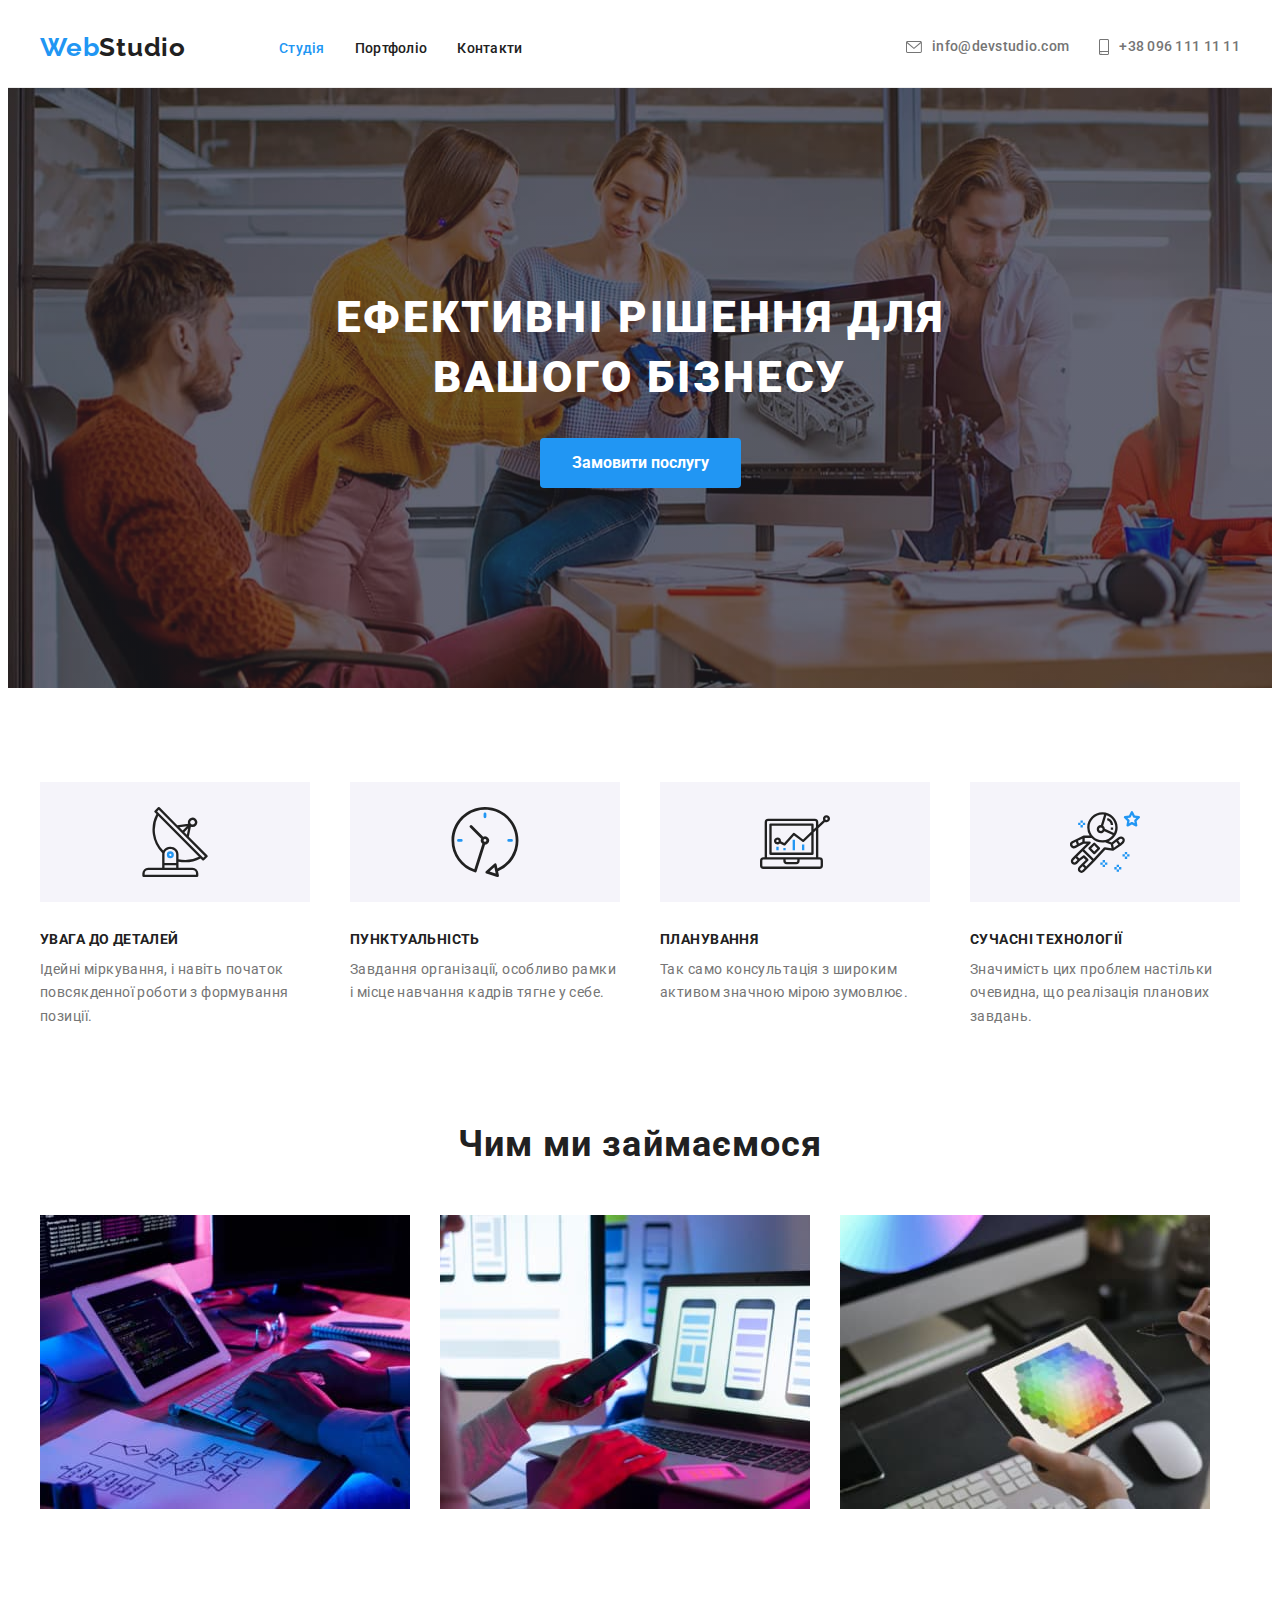
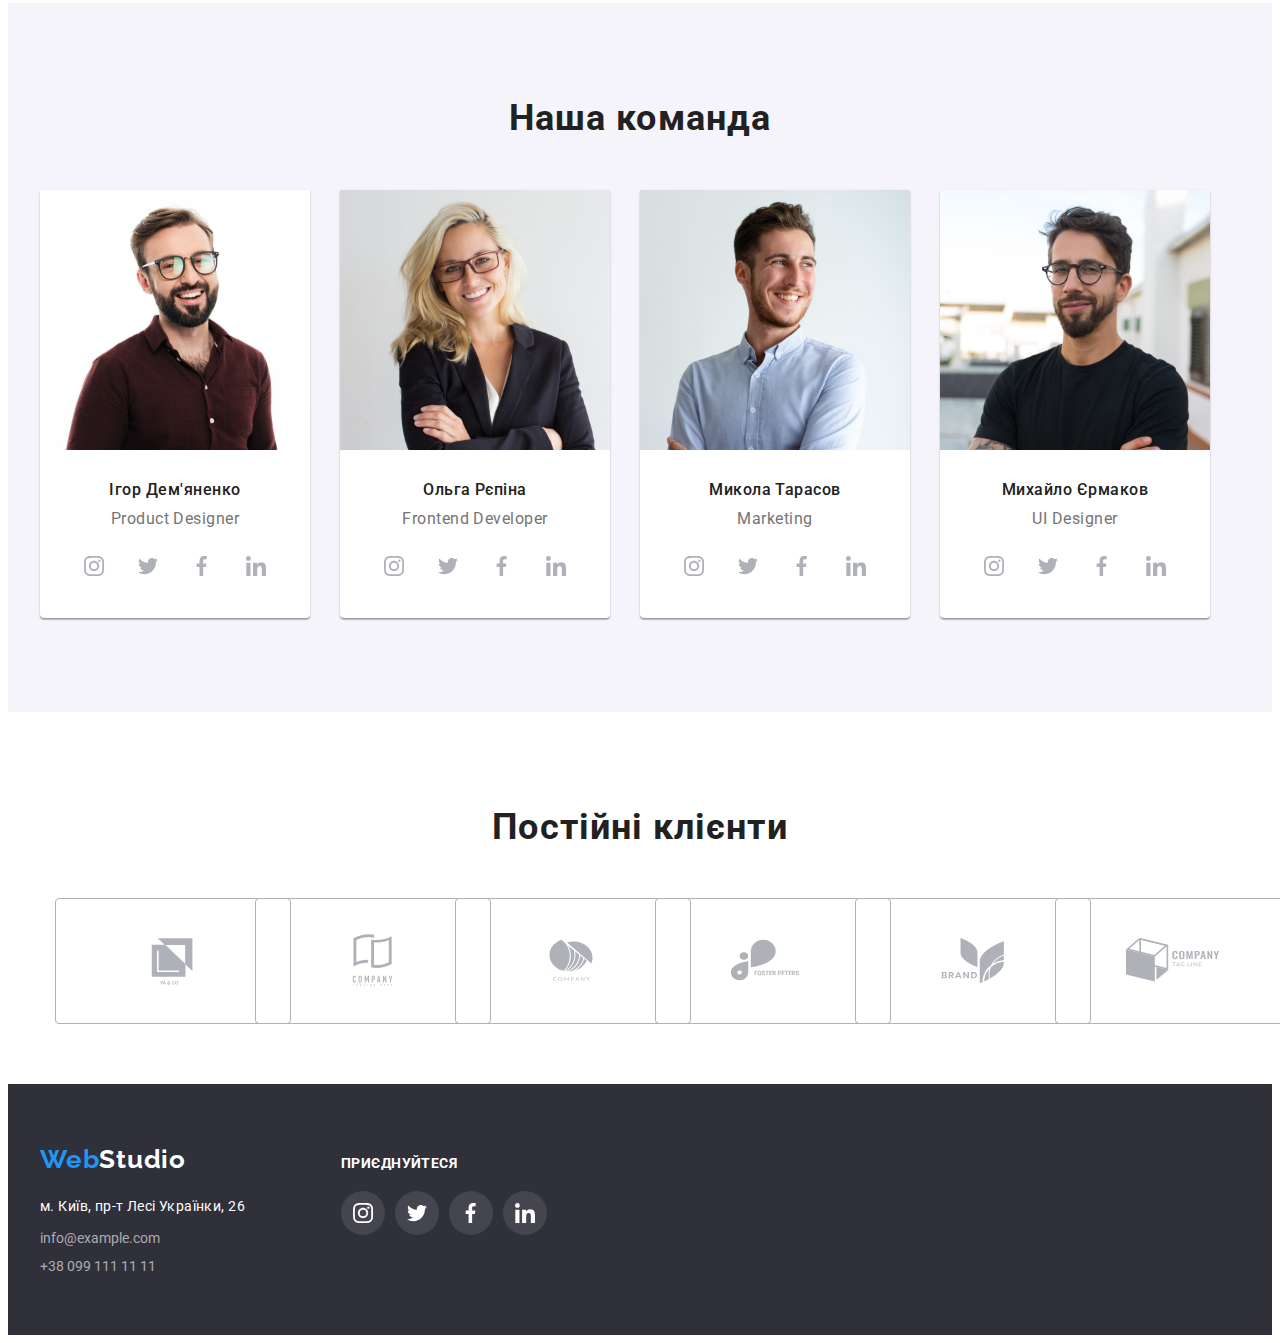
<file: index.html>
<!DOCTYPE html>
<html lang="uk">
  <head>
    <meta charset="UTF-8" />
    <meta http-equiv="X-UA-Compatible" content="IE=edge" />
    <meta name="viewport" content="width=device-width, initial-scale=1.0" />
    <title>Студія</title>

    <link rel="preconnect" href="https://fonts.googleapis.com" />
    <link rel="preconnect" href="https://fonts.gstatic.com" crossorigin />
    <link
      href="https://fonts.googleapis.com/css2?family=Raleway:wght@700&family=Roboto:wght@400;500;700;900&display=swap"
      rel="stylesheet"
    />

    <link rel="stylesheet" href="https://cdnjs.cloudflare.com/ajax/libs/modern-normalize/1.1.0/modern-normalize.min.css"
      integrity="sha512-wpPYUAdjBVSE4KJnH1VR1HeZfpl1ub8YT/NKx4PuQ5NmX2tKuGu6U/JRp5y+Y8XG2tV+wKQpNHVUX03MfMFn9Q=="
      crossorigin="anonymous" referrerpolicy="no-referrer" />
    <link rel="stylesheet" href="./css/styles.css" />
  </head>

  <body>
    <header class="header-positioning">
      <div class="container nav-line">
        <nav class="nav-line">
          <a class="logo-font" href="./index.html"
            ><span style="color: var(--color-blue)">Web</span>Studio</a
          >
          <ul class="list pages-box">
            <li><a class="link link-opened-page" href="">Cтудія</a></li>
            <li><a class="link" href="./portfolio.html">Портфоліо</a></li>
            <li><a class="link" href="#contacts">Контакти</a></li>
          </ul>
        </nav>
        <ul class="list pages-box">
          <li>
            <a class="link link-contacts" href="mailto:info@example.com">
              <svg class="envelope-icon">
                <use href="./images/icons.svg#icon-envelope-1"></use>
              </svg>
              info@devstudio.com</a>
          </li>
          <li>
            <a class="link link-contacts" href="tel:+380961111111">
              <svg class="smartphone-icon">
                <use href="./images/icons.svg#icon-smartphone-1"></use>
              </svg>
              +38 096 111 11 11</a>
          </li>
        </ul>
      </div>
    </header>

    <main>
      <!-- Hero -->
      <section class="section-dark section-hero">
        <div class="container-hero">
        <h1 class="hero-font">Ефективні рішення для вашого бізнесу</h1>
        <button class="button" type="button">Замовити послугу</button>
        </div>
      </section>
      <section class="qualities section-positioning">
        <div class="container">
        <!-- Прихований заголовок -->
        <h2 class="visually-hidden">Наші головні якості</h2>
        <ul class="list qualities-box">
          <li class="qualities-item">
            <div class="qualities-icgroup">
              <svg class="qualities-icon">
                <use href="./images/icons.svg#icon-antenna-1"></use>
              </svg>
            </div>
            <h3>УВАГА ДО ДЕТАЛЕЙ</h3>
            <p>Ідейні міркування, і навіть початок повсякденної роботи з формування позиції.</p>
          </li>
          <li class="qualities-item">
            <div class="qualities-icgroup">
              <svg class="qualities-icon">
                <use href="./images/icons.svg#icon-clock-1"></use>
              </svg>
            </div>
            <h3>ПУНКТУАЛЬНІСТЬ</h3>
            <p>Завдання організації, особливо рамки і місце навчання кадрів тягне у себе.</p>
          </li>
          <li class="qualities-item">
            <div class="qualities-icgroup">
              <svg class="qualities-icon">
                <use href="./images/icons.svg#icon-diagram-1"></use>
              </svg>                              
            </div>
            <h3>ПЛАНУВАННЯ</h3>
            <p>Так само консультація з широким активом значною мірою зумовлює.</p>
          </li>
          <li class="qualities-item">
            <div class="qualities-icgroup">
              <svg class="qualities-icon">
                <use href="./images/icons.svg#icon-astronaut-1"></use>
              </svg>
            </div>
            <h3>СУЧАСНІ ТЕХНОЛОГІЇ</h3>
            <p>Значимість цих проблем настільки очевидна, що реалізація планових завдань.</p>
          </li>
        </ul>
        </div>
      </section>
      <section class="section-positioning">
        <div class="container">
        <h2 class="section-title">Чим ми займаємося</h2>
        <ul class="list whatwedo">
          <li class="whatwedo-item">
            <img
              src="./images/section3/img1.jpg"
              alt="розробка програмного забезпечення"
              width="370"
            />
          </li>
          <li class="whatwedo-item">
            <img src="./images/section3/img2.jpg" alt="розробка мобільних додатків" width="370" />
          </li>
          <li class="whatwedo-item">
            <img
              src="./images/section3/img3.jpg"
              alt="грамотне використання колористики"
              width="370"
            />
          </li>
        </ul>
        </div>
      </section>
      <section class="section-gray team section-positioning">
        <div class="container">
        <h2 class="section-title">Наша команда</h2>
        <ul class="list team-box">
          <li class="team-item">
            <img
              src="./images/section4/img_demyanenko.jpg"
              alt="Ігор Дем'яненко - Product Designer"
              width="270"
            />
            <div class="team-member">
              <h3>Ігор Дем'яненко</h3>
              <p lang="en">Product Designer</p>
              <ul class="list team-icons-box">
                <li class="team-contact-item"><a class="icon-link" href="">
                  <svg class="team-icon">
                    <use href="./images/icons.svg#icon-instagram"></use>
                  </svg>
                </a></li>
                <li class="team-contact-item"><a class="icon-link" href="">
                  <svg class="team-icon">
                    <use href="./images/icons.svg#icon-twitter"></use>
                  </svg>
                </a></li>
                <li class="team-contact-item"><a class="icon-link" href="">
                  <svg class="team-icon">
                    <use href="./images/icons.svg#icon-facebook"></use>
                  </svg>
                </a></li>
                <li class="team-contact-item"><a class="icon-link" href="">
                  <svg class="team-icon">
                    <use href="./images/icons.svg#icon-linkedin"></use>
                  </svg>
                </a></li>
              </ul>
            </div>
          </li>
          <li class="team-item">
            <img
              src="./images/section4/img_repina.jpg"
              alt="Ольга Рєпіна - Frontend Developer"
              width="270"
            />
            <div class="team-member">
              <h3>Ольга Рєпіна</h3>
              <p lang="en">Frontend Developer</p>
              <ul class="list team-icons-box">
                <li class="team-contact-item"><a class="icon-link" href="">
                    <svg class="team-icon">
                      <use href="./images/icons.svg#icon-instagram"></use>
                    </svg>
                  </a></li>
                <li class="team-contact-item"><a class="icon-link" href="">
                    <svg class="team-icon">
                      <use href="./images/icons.svg#icon-twitter"></use>
                    </svg>
                  </a></li>
                <li class="team-contact-item"><a class="icon-link" href="">
                    <svg class="team-icon">
                      <use href="./images/icons.svg#icon-facebook"></use>
                    </svg>
                  </a></li>
                <li class="team-contact-item"><a class="icon-link" href="">
                    <svg class="team-icon">
                      <use href="./images/icons.svg#icon-linkedin"></use>
                    </svg>
                  </a></li>
              </ul>
            </div>
          </li>
          <li class="team-item">
            <img
              src="./images/section4/img_tarasov.jpg"
              alt="Микола Тарасов - Marketing"
              width="270"
            />
            <div class="team-member">
              <h3>Микола Тарасов</h3>
              <p lang="en">Marketing</p>
              <ul class="list team-icons-box">
                <li class="team-contact-item"><a class="icon-link" href="">
                  <svg class="team-icon">
                    <use href="./images/icons.svg#icon-instagram"></use>
                  </svg>
                </a></li>
                <li class="team-contact-item"><a class="icon-link" href="">
                  <svg class="team-icon">
                    <use href="./images/icons.svg#icon-twitter"></use>
                  </svg>
                </a></li>
                <li class="team-contact-item"><a class="icon-link" href="">
                  <svg class="team-icon">
                    <use href="./images/icons.svg#icon-facebook"></use>
                  </svg>
                </a></li>
                <li class="team-contact-item"><a class="icon-link" href="">
                  <svg class="team-icon">
                    <use href="./images/icons.svg#icon-linkedin"></use>
                  </svg>
                </a></li>
              </ul>
            </div>
          </li>
          <li class="team-item">
            <img
              src="./images/section4/img_ermakov.jpg"
              alt="Михайло Єрмаков - UI Designer"
              width="270"
            />
            <div class="team-member">
              <h3>Михайло Єрмаков</h3>
              <p lang="en">UI Designer</p>
              <ul class="list team-icons-box">
                <li class="team-contact-item"><a class="icon-link" href="">
                  <svg class="team-icon">
                    <use href="./images/icons.svg#icon-instagram"></use>
                  </svg>
                </a></li>
                <li class="team-contact-item"><a class="icon-link" href="">
                  <svg class="team-icon">
                    <use href="./images/icons.svg#icon-twitter"></use>
                  </svg>
                </a></li>
                <li class="team-contact-item"><a class="icon-link" href="">
                  <svg class="team-icon">
                    <use href="./images/icons.svg#icon-facebook"></use>
                  </svg>
                </a></li>
                <li class="team-contact-item"><a class="icon-link" href="">
                  <svg class="team-icon">
                    <use href="./images/icons.svg#icon-linkedin"></use>
                  </svg>
                </a></li>
              </ul>
            </div>
          </li>
        </ul>
        </div>
      </section>
      <section class="section-positioning">
        <div class="container">
          <h2 class="section-title">Постійні клієнти</h2>
          <ul class="list clients-box">
            <li class="client-item"><a class="icon-link-rectangle" href="">
              <svg class="client-icon">
                <use href="./images/icons.svg#icon-client-1"></use>
              </svg>
            </a></li>
            <li class="client-item"><a class="icon-link-rectangle" href="">
              <svg class="client-icon">
                <use href="./images/icons.svg#icon-client-2"></use>
              </svg>
            </a></li>
            <li class="client-item"><a class="icon-link-rectangle" href="">
              <svg class="client-icon">
                <use href="./images/icons.svg#icon-client-3"></use>
              </svg>
            </a></li>
            <li class="client-item"><a class="icon-link-rectangle" href="">
              <svg class="client-icon">
                <use href="./images/icons.svg#icon-client-4"></use>
              </svg>
            </a></li>
            <li class="client-item"><a class="icon-link-rectangle" href="">
              <svg class="client-icon">
                <use href="./images/icons.svg#icon-client-5"></use>
              </svg>
            </a></li>
            <li class="client-item"><a class="icon-link-rectangle" href="">
              <svg class="client-icon">
                <use href="./images/icons.svg#icon-client-6"></use>
              </svg>
            </a></li>
          </ul>
        </div>
      </section>
    </main>

    <footer class="section-dark footer-positioning">
      <div class="container footer-flex">
        <div class="contacts">
        <a class="logo-font logo-footer" href="/index.html"
          ><span style="color: var(--color-blue)">Web</span>Studio</a
        >
        <address id="contacts">
          <ul class="list footer-box">
            <li>
              <a
                class="link"
                href="https://goo.gl/maps/1K6WkKLkkUkgV1Cs8"
                target="_blank"
                rel="noopener noreferrer nofollow"
                >м. Київ, пр-т Лесі Українки, 26</a
              >
            </li>
            <li><a class="link-transp" href="mailto:info@example.com">info@example.com</a></li>
            <li><a class="link-transp" href="tel:+380961111111">+38 099 111 11 11</a></li>
          </ul>
        </address>
        </div>
        <div class="join-us">
          <p>Приєднуйтеся</p>
          <ul class="list join-icons-box">
            <li class="join-item"><a class="icon-link" href="">
                <svg class="join-icon">
                  <use href="./images/icons.svg#icon-instagram"></use>
                </svg>
              </a></li>
            <li class="join-item"><a class="icon-link" href="">
                <svg class="join-icon">
                  <use href="./images/icons.svg#icon-twitter"></use>
                </svg>
              </a></li>
            <li class="join-item"><a class="icon-link" href="">
                <svg class="join-icon">
                  <use href="./images/icons.svg#icon-facebook"></use>
                </svg>
              </a></li>
            <li class="join-item"><a class="icon-link" href="">
                <svg class="join-icon">
                  <use href="./images/icons.svg#icon-linkedin"></use>
                </svg>
              </a>
            </li>
          </ul>
        </div>
      </div>
    </footer>
  </body>
</html>
</file>
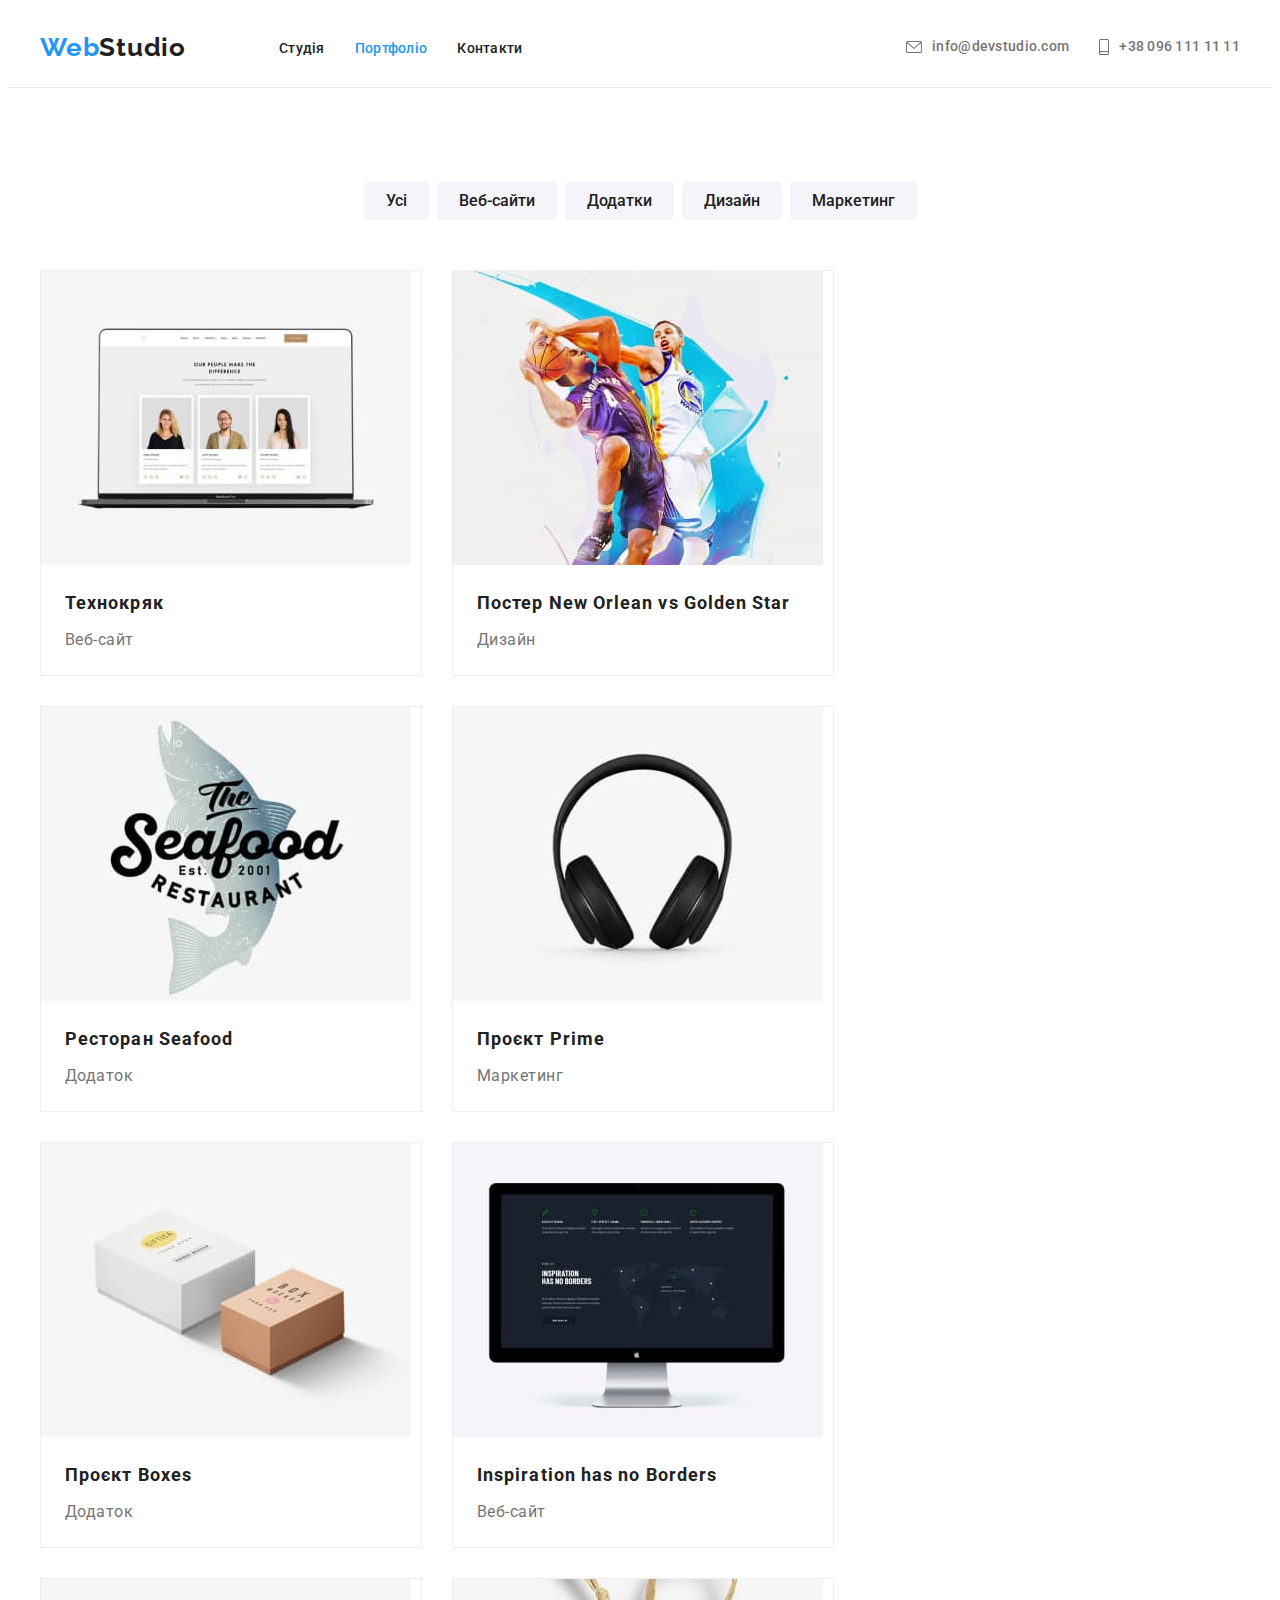
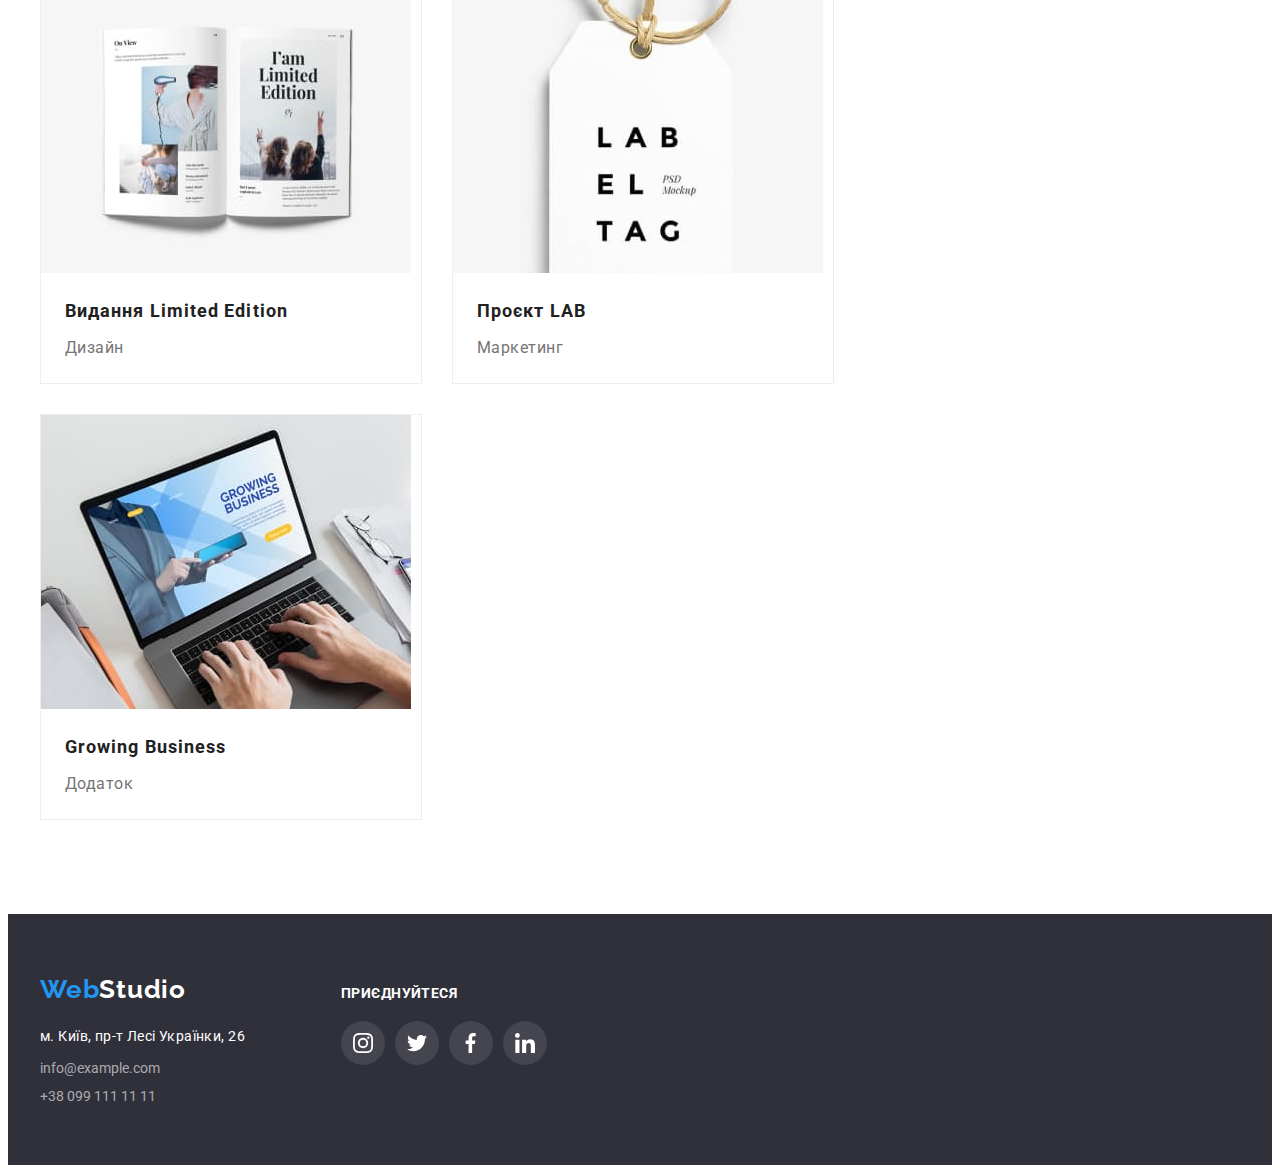
<file: portfolio.html>
<!DOCTYPE html>
<html lang="uk">
  <head>
    <meta charset="UTF-8" />
    <meta http-equiv="X-UA-Compatible" content="IE=edge" />
    <meta name="viewport" content="width=device-width, initial-scale=1.0" />
    <title>Портфоліо</title>

    <link rel="preconnect" href="https://fonts.googleapis.com" />
    <link rel="preconnect" href="https://fonts.gstatic.com" crossorigin />
    <link
      href="https://fonts.googleapis.com/css2?family=Raleway:wght@700&family=Roboto:wght@400;500;700;900&display=swap"
      rel="stylesheet"
    />

    <link
      rel="stylesheet"
      href="https://cdnjs.cloudflare.com/ajax/libs/modern-normalize/1.1.0/modern-normalize.min.css"
      integrity="sha512-wpPYUAdjBVSE4KJnH1VR1HeZfpl1ub8YT/NKx4PuQ5NmX2tKuGu6U/JRp5y+Y8XG2tV+wKQpNHVUX03MfMFn9Q=="
      crossorigin="anonymous"
      referrerpolicy="no-referrer"
    />
    <link rel="stylesheet" href="./css/styles.css" />
  </head>
  <body>
    <header class="header-positioning">
      <div class="container nav-line">
        <nav class="nav-line">
          <a class="logo-font" href="./index.html"
            ><span style="color: var(--color-blue)">Web</span>Studio</a
          >
          <ul class="list pages-box">
            <li><a class="link" href="./index.html">Cтудія</a></li>
            <li>
              <a class="link link-opened-page" href="./portfolio.html">Портфоліо</a>
            </li>
            <li><a class="link" href="#contacts">Контакти</a></li>
          </ul>
        </nav>
        <ul class="list pages-box">
          <li>
            <a class="link link-contacts" href="mailto:info@example.com">
              <svg class="envelope-icon">
                <use href="./images/icons.svg#icon-envelope-1"></use>
              </svg>
              info@devstudio.com</a>
            </a>
          </li>
          <li>
            <a class="link link-contacts" href="tel:+380961111111">
              <a class="link link-contacts" href="tel:+380961111111">
                <svg class="smartphone-icon">
                  <use href="./images/icons.svg#icon-smartphone-1"></use>
                </svg>
                +38 096 111 11 11
            </a>
          </li>
        </ul>
      </div>
    </header>

    <main>
      <section class="section-positioning">
        <div class="container">
          <ul class="list portfolio-filter">
            <li><button class="button-for-filter" type="button">Усі</button></li>
            <li><button class="button-for-filter" type="button">Веб-сайти</button></li>
            <li><button class="button-for-filter" type="button">Додатки</button></li>
            <li><button class="button-for-filter" type="button">Дизайн</button></li>
            <li><button class="button-for-filter" type="button">Маркетинг</button></li>
          </ul>
          <ul class="list portfolio-box portfolio-options">
            <li class="portfolio-item">
              <a class="option-link" href="">
              <img src="./images/portfolio/img1.jpg" alt="progect1" width="370" />
              <div class="portfolio-item-description">
                <h3>Технокряк</h3>
                <p>Веб-сайт</p>
              </div>
              </a>
            </li>
            <li class="portfolio-item">
              <a class="option-link" href="">
              <img src="./images/portfolio/img2.jpg" alt="progect2" width="370" />
              <div class="portfolio-item-description">
                <h3>Постер New Orlean vs Golden Star</h3>
                <p>Дизайн</p>
              </div>
            </a>
            </li>
            <li class="portfolio-item">
              <a class="option-link" href="">
              <img src="./images/portfolio/img3.jpg" alt="progect3" width="370" />
              <div class="portfolio-item-description">
                <h3>Ресторан Seafood</h3>
                <p>Додаток</p>
              </div>
            </a>
            </li>
            <li class="portfolio-item">
              <a class="option-link" href="">
              <img src="./images/portfolio/img4.jpg" alt="progect4" width="370" />
              <div class="portfolio-item-description">
                <h3>Проєкт Prime</h3>
                <p>Маркетинг</p>
              </div>
            </a>
            </li>
            <li class="portfolio-item">
              <a class="option-link" href="">
              <img src="./images/portfolio/img5.jpg" alt="progect5" width="370" />
              <div class="portfolio-item-description">
                <h3>Проєкт Boxes</h3>
                <p>Додаток</p>
              </div>
            </a>
            </li>
            <li class="portfolio-item">
              <a class="option-link" href="">
              <img src="./images/portfolio/img6.jpg" alt="progect6" width="370" />
              <div class="portfolio-item-description">
                <h3>Inspiration has no Borders</h3>
                <p>Веб-сайт</p>
              </div>
            </a>
            </li>
            <li class="portfolio-item">
              <a class="option-link" href="">
              <img src="./images/portfolio/img7.jpg" alt="progect7" width="370" />
              <div class="portfolio-item-description">
                <h3>Видання Limited Edition</h3>
                <p>Дизайн</p>
              </div>
            </a>
            </li>
            <li class="portfolio-item">
              <a class="option-link" href="">
              <img src="./images/portfolio/img8.jpg" alt="progect8" width="370" />
              <div class="portfolio-item-description">
                <h3>Проєкт LAB</h3>
                <p>Маркетинг</p>
              </div>
            </a>
            </li>
            <li class="portfolio-item">
              <a class="option-link" href="">
              <img src="./images/portfolio/img9.jpg" alt="progect9" width="370" />
              <div class="portfolio-item-description">
                <h3>Growing Business</h3>
                <p>Додаток</p>
              </div>
            </a>
            </li>
          </ul>
        </div>
      </section>
    </main>

    <footer class="section-dark footer-positioning">
      <div class="container footer-flex">
        <div class="contacts">
        <a class="logo-font logo-footer" href="./index.html"
          ><span style="color: var(--color-blue)">Web</span>Studio</a
        >
        <address id="contacts">
          <ul class="list footer-box">
            <li>
              <a
                class="link"
                href="https://goo.gl/maps/1K6WkKLkkUkgV1Cs8"
                target="_blank"
                rel="noopener noreferrer"
                >м. Київ, пр-т Лесі Українки, 26</a
              >
            </li>
            <li><a class="link-transp" href="mailto:info@example.com">info@example.com</a></li>
            <li><a class="link-transp" href="tel:+380961111111">+38 099 111 11 11</a></li>
          </ul>
        </address>
        </div>
        <div class="join-us">
          <p>Приєднуйтеся</p>
          <ul class="list join-icons-box">
            <li class="join-item"><a class="icon-link" href="">
                <svg class="join-icon">
                  <use href="./images/icons.svg#icon-instagram"></use>
                </svg>
              </a></li>
            <li class="join-item"><a class="icon-link" href="">
                <svg class="join-icon">
                  <use href="./images/icons.svg#icon-twitter"></use>
                </svg>
              </a></li>
            <li class="join-item"><a class="icon-link" href="">
                <svg class="join-icon">
                  <use href="./images/icons.svg#icon-facebook"></use>
                </svg>
              </a></li>
            <li class="join-item"><a class="icon-link" href="">
                <svg class="join-icon">
                  <use href="./images/icons.svg#icon-linkedin"></use>
                </svg>
              </a>
            </li>
          </ul>
        </div>
      </div>
    </footer>
  </body>
</html>
</file>
<file: css/styles.css>
:root {
  --color-blue: #2196f3;
}

body {
  font-family: 'Roboto', sans-serif;
  color: #212121;
}
/* RESET */

p,
h1,
h2,
h3,
h4,
h5,
h6 {
  margin: 0;
}

ul,
ol {
  margin: 0;
  padding-left: 0;
}

button {
  cursor: pointer;
}

address {
  font-style: normal;
}

img {
  display: block;
  max-width: 100%;
  height: auto;
}

.logo-font {
  text-decoration: none;

  font-family: 'Raleway', sans-serif;
  font-weight: 700;
  font-size: 26px;
  line-height: 1.19;
  /* identical to box height */

  letter-spacing: 0.03em;
  color: inherit;
}

.hero-font {
  font-weight: 900;
  font-size: 44px;
  line-height: 1.36;
  /* or 136% */
  letter-spacing: 0.06em;
  text-transform: uppercase;
}

.list {
  list-style-type: none;
}

.link {
  text-decoration: none;
  color: inherit;
  font-weight: 500;
  font-size: 14px;
  line-height: 1.14;
  letter-spacing: 0.02em;
}

.link-contacts {
  color: #757575;
  display: flex;
  align-items: center;
}

footer .link {
  font-weight: 400;
  font-size: 14px;
  line-height: 1.71;
  /* or 171% */

  letter-spacing: 0.03em;
}

.link:hover,
.link:focus,
.link-transp:hover,
.link-transp:focus {
  color: var(--color-blue);
}

.link-opened-page {
  color: var(--color-blue);
}

.link-transp {
  text-decoration: none;
  color: rgba(255, 255, 255, 0.6);
  font-size: 14px;
}

.button {
  background-color: var(--color-blue);
  color: #ffffff;
  border: none;

  font-weight: 700;
  font-size: 16px;
  line-height: 1.875;
  font-family: inherit;

  border-radius: 4px;
  padding: 10px 32px;
}

.button-for-filter {
  color: #212121;
  background-color: #f5f4fa;
  cursor: pointer;
  border: none;
  border-radius: 4px;

  padding: 6px 22px;
  font-weight: 500;
  font-size: 16px;
  line-height: 1.625;
  font-family: inherit;
}
.button-for-filter:hover,
.button-for-filter:focus {
  background-color: var(--color-blue);
  color: #ffffff;

  box-shadow: 0px 4px 4px rgba(0, 0, 0, 0.25);
}

.section-dark {
  color: #ffffff;
  background-color: #2f303a;
}

.section-gray {
  background-color: #f5f4fa;
}

.section-title {
  font-weight: 700;
  font-size: 36px;
  line-height: 1.17;
  letter-spacing: 0.03em;
  text-align: center;
  margin-bottom: 50px;
}

.qualities h3 {
  font-weight: 700;
  font-size: 14px;
  line-height: 1.14;
  letter-spacing: 0.03em;
  text-transform: uppercase;
}

.qualities p {
  font-size: 14px;
  line-height: 1.71;
  /* or 171% */

  letter-spacing: 0.03em;
  color: #757575;
}

.team h3 {
  font-weight: 500;
  font-size: 16px;
  line-height: 1.19;
  /* identical to box height */
  letter-spacing: 0.03em;
}

.team p {
  line-height: 1.19;
  /* identical to box height */
  letter-spacing: 0.03em;

  color: #757575;
}

.portfolio-options h3 {
  font-weight: 700;
  font-size: 18px;
  line-height: 2;
  /* identical to box height, or 200% */

  letter-spacing: 0.06em;
}

.portfolio-options p {
  line-height: 1.88;
  /* identical to box height, or 188% */

  letter-spacing: 0.03em;
  color: #757575;
}

/* homework 3 */

.visually-hidden {
  position: absolute;
  width: 1px;
  height: 1px;
  margin: -1px;
  border: 0;
  padding: 0;

  white-space: nowrap;
  clip-path: inset(100%);
  clip: rect(0 0 0 0);
  overflow: hidden;
}

.section-positioning{
  padding-top: 94px;
  padding-bottom: 94px
}
.qualities.section-positioning{
  padding-bottom: 0;
}

.container{
  width: 1200px;
  margin-left: auto;
  margin-right: auto;
  padding-left: 15px;
  padding-right: 15px; 
}

.container h3 {
  margin-bottom: 10px;
}

/* header */
.header-positioning{
  padding: 24px 0;
  border-bottom: solid 1px #ececec;
}
.nav-line {
  display: flex;
  align-items: center;
  justify-content: space-between;
}
.nav-line .logo-font {
  flex-basis: 145px;
  margin-right: 93px;
}
.pages-box {
  display: flex;
  gap: 30px;
}

/* hero */
.section-hero{
  padding: 200px 0;

  max-width: 1600px;
  margin-left: auto;
  margin-right: auto;

  background-color: #C4C4C4;
  background-image: linear-gradient(rgba(47, 48, 58, 0.4), rgba(47, 48, 58, 0.4)), 
                    url(../images/hero/hero-bg.jpg);
  background-size: cover;
}
.container-hero {
  /* padding: 200px 0; */
  width: 696px;
  margin-left: auto;
  margin-right: auto;
  text-align: center;
}
.container-hero h1 {
  margin-bottom: 30px;
}

/* our main qualities*/
.qualities-box {
  display: flex;
  justify-content: space-between;
}
.qualities-item {
  width: 270px;
}

/* what we do */
.whatwedo {
  display: flex;
}
.whatwedo-item:not(:last-child) {
  margin-right: 30px;
}

/* our team */
.team-box {
  display: flex;
  gap: 30px;
}
.team-item {
  width: 270px;
  background-color: #ffffff;
  border-radius: 0 0 4px 4px;
  box-shadow: 0px 1px 3px rgba(0, 0, 0, 0.12), 0px 1px 1px rgba(0, 0, 0, 0.14),
    0px 2px 1px rgba(0, 0, 0, 0.2);
}
.team-member {
  padding: 30px;
  text-align: center;
}
.team-member p{
  margin-bottom: 16px;
}

/* footer */
.footer-positioning {
  padding-top: 60px;
  padding-bottom: 60px;
}
.footer-box {
  display: flex;
  flex-direction: column;
  gap: 9px;
}
.logo-footer{
  display: block;
  margin-bottom: 20px;
}

/* PORTFOLIO */

.portfolio-filter {
  display: flex;
  justify-content: center;
  gap: 8px;
  margin-bottom: 50px;
}

.portfolio-box {
  display: flex;
  flex-wrap: wrap;
  gap: 30px;
}
.portfolio-item {
  flex-basis: calc((100% - 60px) / 3);
  border: 1px solid rgba(238, 238, 238, 1);
}
.portfolio-item-description{
  padding: 20px 24px;
}
.portfolio-item-description h3{
  margin-bottom: 4px;
}

/* homework 4 */

/* icons */

.link-contacts svg{
  margin-right: 10px;
}

.envelope-icon{
  width: 16px;
  height: 12px;
  fill: #757575;
}
.smartphone-icon {
  width: 10px;
  height: 16px;
  fill: #757575;
}
.link-contacts:hover .envelope-icon,
.link-contacts:focus .envelope-icon,
.link-contacts:hover .smartphone-icon,
.link-contacts:focus .smartphone-icon{
  fill: var(--color-blue);
}

.qualities-icgroup {
  width: 100%;
  height: 120px;
  background-color: #F5F4FA;
  margin-bottom: 30px;
  display: flex;
  justify-content: center;
  align-items: center;
}
.qualities-icon{
  width: 70px;
  height: 70px;
}

.team-icons-box{
  display: flex;
  flex-direction: row;
  justify-content: center;
  gap: 10px;
}
.team-contact-item{
  width: 44px;
  height: 44px;
  border-radius: 50%;
}

/* blue/white round icons */
.icon-link{
  width: 100%;
  height: 100%;

  display: flex;
  justify-content: center;
  align-items: center;
}
.icon-link:hover,
.icon-link:focus{
  border-radius: 50%;
  background-color: var(--color-blue);
}
.icon-link:hover .team-icon,
.icon-link:focus .team-icon{
  fill: #ffffff;
}

.team-icon{
  width: 20px;
  height: 20px;
  fill: #AFB1B8;
}

/* clients */

.clients-box{
  display: flex;
  flex-direction: row;
  justify-content: center;
  gap: 30px;
}
.client-item{
  width: 170px;
  height: 92px;
  /* border: 1px solid #AFB1B8;
  border-radius: 4px; */
}

/* blue/white ractangle icons */
.icon-link-rectangle{
  width: 100%;
  height: 100%;
  padding: 16px 32px;

  display: flex;
  justify-content: center;
  align-items: center;

  border: 1px solid #AFB1B8;
  border-radius: 4px;
}

.client-icon{
  width:106px;
  height: 60px;
  fill: #AFB1B8;
}

.icon-link-rectangle:hover,
.icon-link-rectangle:focus{
  cursor: pointer;
  border: 1px solid var(--color-blue);
}
.icon-link-rectangle:hover .client-icon,
.icon-link-rectangle:focus .client-icon{
  fill: var(--color-blue);
}

/* adds join us to footer */

.footer-flex{
  display: flex;
  align-items: baseline;
  gap: 70px;
}

.contacts{
  display: block;
  width: 231px;
}

.join-us{
  display: block;
  width: 206px;
}
.join-us p{
  text-transform: uppercase;
  margin-bottom: 20px;

  font-weight: 700;
  font-size: 14px;
  letter-spacing: 0.03em;
}

.join-icons-box{
  display: flex;
  flex-direction: row;
  justify-content: center;
  gap: 10px;
}
.join-item{
  width: 44px;
  height: 44px;
  border-radius: 50%;
  background-color: rgba(255, 255, 255, 0.1);

}
.join-item:hover{
  background-color: var(--color-blue);
}
.join-icon{
  width: 20px;
  height: 20px;
  fill: #ffffff;
}


/* portfolio effects */
.option-link{
  text-decoration: none;
  color: inherit;

  display: block;
}
.option-link:hover,
.option-link:focus{
  box-shadow: 0px 4px 4px rgba(0, 0, 0, 0.25);
}
</file>
